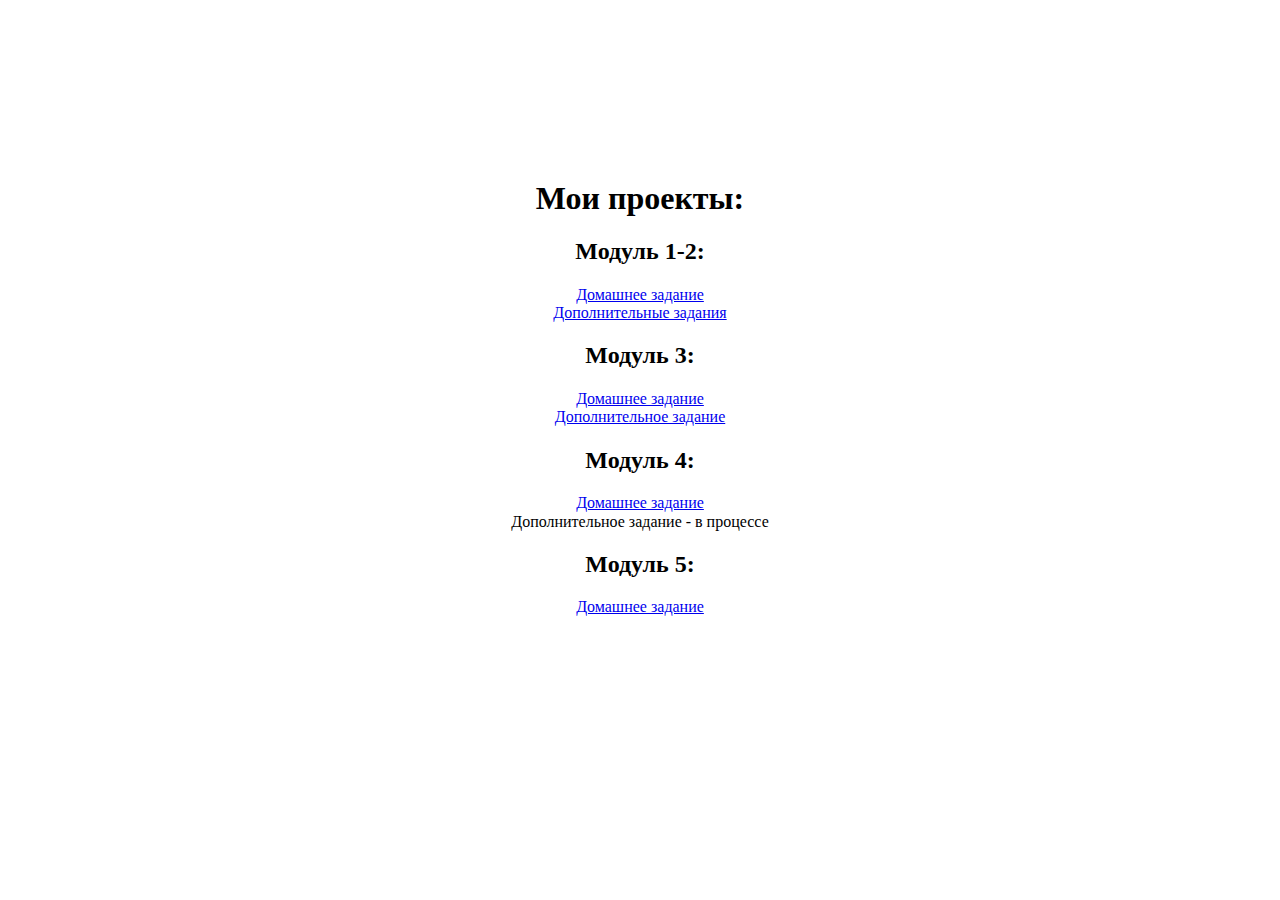
<file: index.html>
<!DOCTYPE html>
<html lang="en">
<head>
	<meta charset="UTF-8">
	<meta name="viewport"
				content="width=device-width, user-scalable=no, initial-scale=1.0, maximum-scale=1.0, minimum-scale=1.0">
	<meta http-equiv="X-UA-Compatible" content="ie=edge">
	<link rel="stylesheet" href="style/normalize.css">
	<link rel="stylesheet" href="style/base.css">
	<title>Root</title>
</head>
<body>
	<header></header>
	<main>
		<section class="project-list">
			<h1>Мои проекты:</h1>
			<h2>Модуль 1-2:</h2>
			<ul>
				<li><a href="./module-1-2/hw-01-02/">Домашнее задание</a></li>
				<li><a href="./module-1-2/Additional_tasks/">Дополнительные задания</a></li>
			</ul>
			<h2>Модуль 3:</h2>
			<ul>
				<li><a href="./module-3/hw/index.html">Домашнее задание</a></li>
				<li><a href="./module-3/additional_task/index.html">Дополнительное задание</a></li>
			</ul>
			<h2>Модуль 4:</h2>
			<ul>
				<li><a href="./module_4/index.html">Домашнее задание</a></li>
				<li><a href="#"></a>Дополнительное задание - в процессе</li>
			</ul>
			<h2>Модуль 5:</h2>
			<ul>
				<li><a href="./module_5/hw/index.html">Домашнее задание</a></li>
				</ul>
		</section>
	</main>
	<footer></footer>
</body>
</html>
</file>
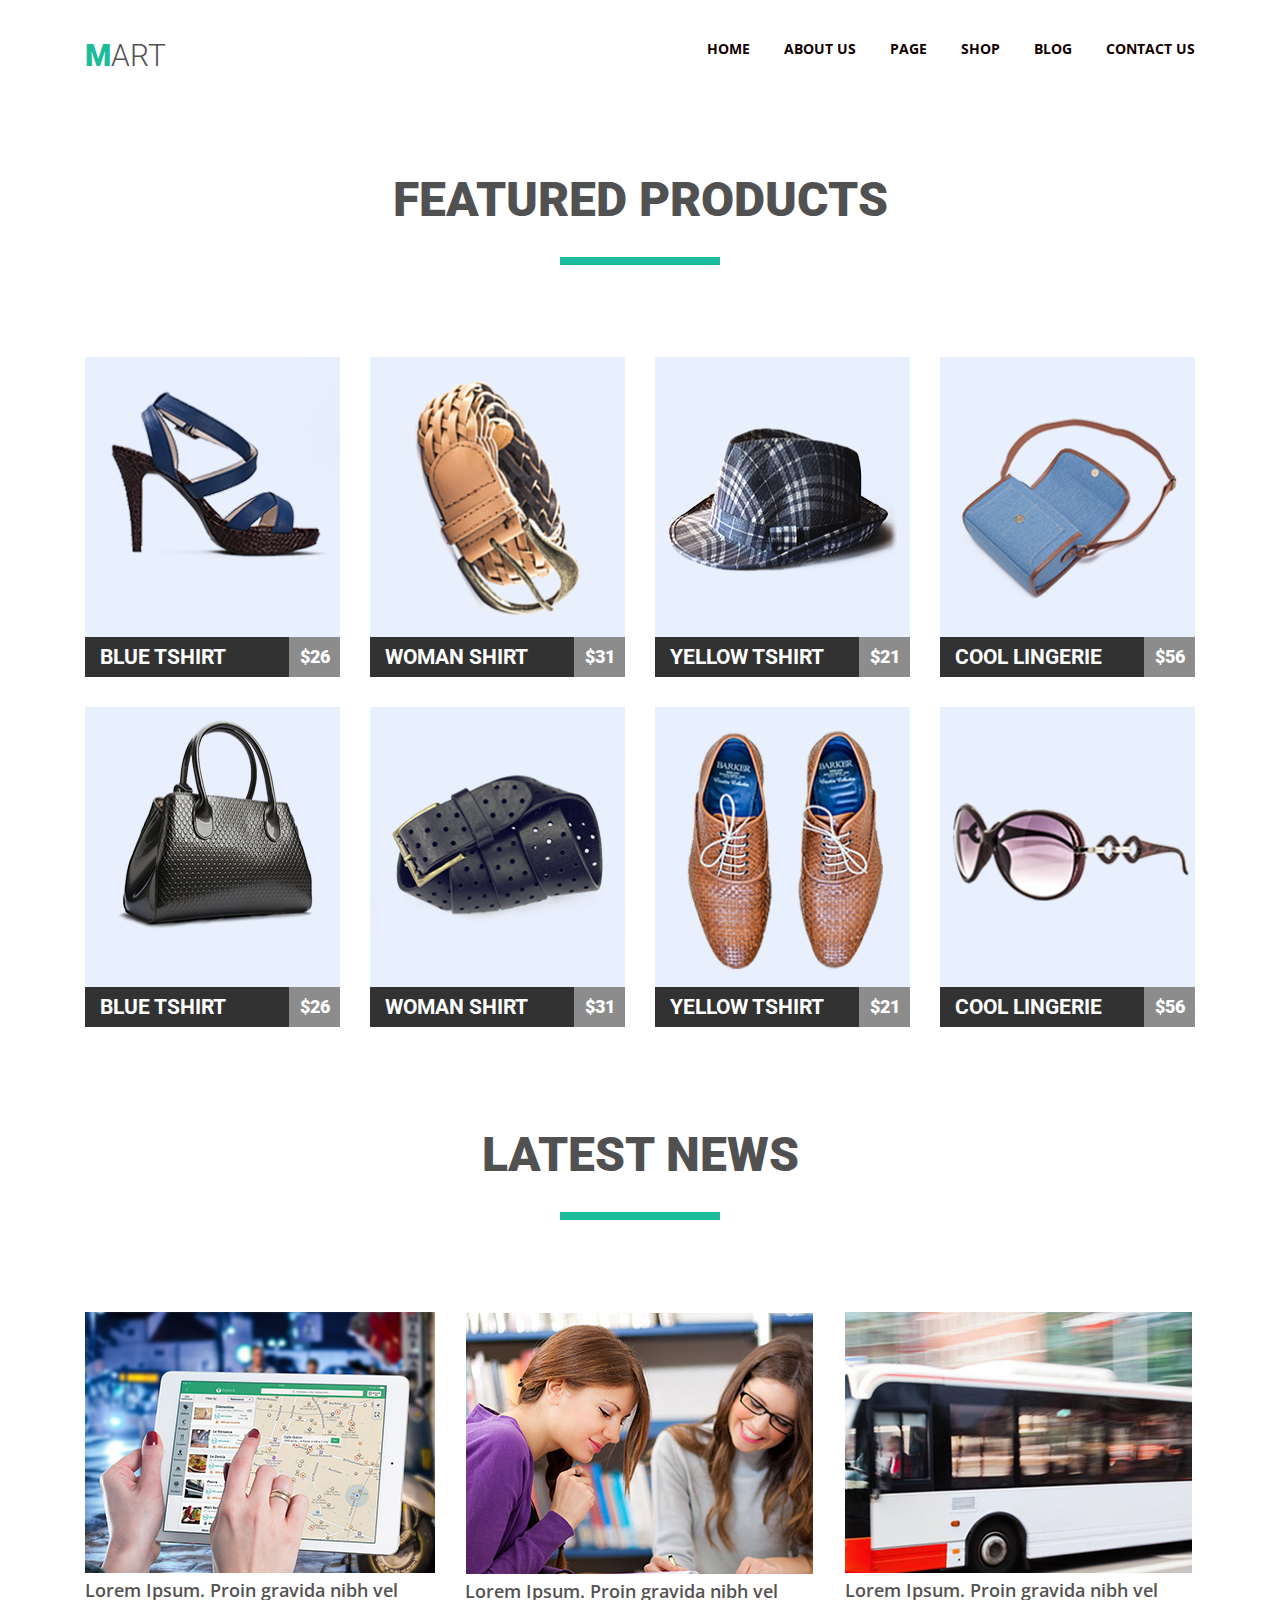
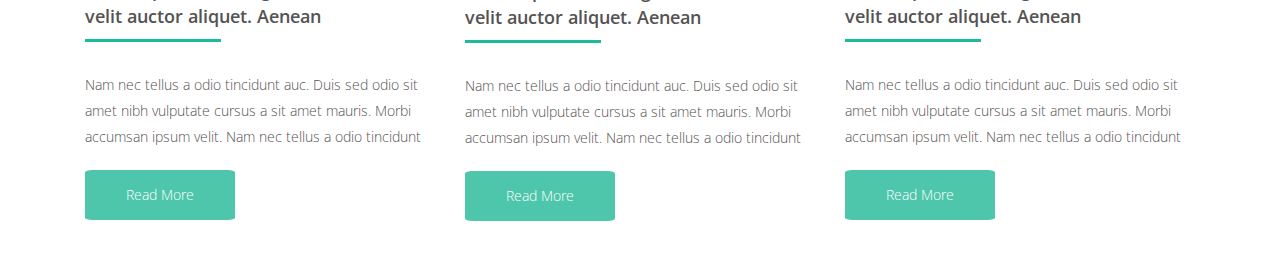
<file: module_4/index.html>
<!DOCTYPE html>
<html lang="en">
<head>
	<meta charset="UTF-8">
	<title>Homework</title>
	<link rel="stylesheet" href="css/style.css">
</head>
<body>
<div class="wrapper">
	<header>
		<a href="#" class="logo-wrapper"><h1 class="logo-text">mart</h1></a>
		<nav class="navigation">
			<ul class="navigation-list">
				<li class="navigation-list_item"><a class="navigation-list_item__link" href="#">home</a></li>
				<li class="navigation-list_item"><a class="navigation-list_item__link" href="#">about us</a></li>
				<li class="navigation-list_item"><a class="navigation-list_item__link" href="#">page</a></li>
				<li class="navigation-list_item"><a class="navigation-list_item__link" href="#">shop</a></li>
				<li class="navigation-list_item"><a class="navigation-list_item__link" href="#">blog</a></li>
				<li class="navigation-list_item"><a class="navigation-list_item__link" href="#">contact us</a></li>
			</ul>
		</nav>
	</header>
	<main>
		<section class="products-section clearfix">
			<h2 class="section-heading">featured products</h2>
				<div class="products-container">
					<a href="#" class="products-link">
						<img src="img/pic1.png" alt="blue tshirt" class="products-img" width="255" height="280">
						<div class="products-text clearfix">
							<h3 class="products-name_name">blue tshirt</h3>
							<p class="products-name_number">26</p>
						</div>
					</a>
				</div>
				<div class="products-container">
					<a href="#" class="products-link">
						<img src="img/pic2.png" alt="" class="products-img" width="255" height="280">
						<div class="products-text clearfix">
							<h3 class="products-name_name">woman shirt</h3>
							<p class="products-name_number">31</p>
						</div>
					</a>
				</div>
				<div class="products-container">
					<a href="#" class="products-link">
						<img src="img/pic3.png" alt="" class="products-img" width="255" height="280">
						<div class="products-text clearfix">
							<h3 class="products-name_name">yellow tshirt</h3>
							<p class="products-name_number">21</p>
						</div>
					</a>
				</div>
				<div class="products-container">
					<a href="#" class="products-link">
						<img src="img/pic4.png" alt="" class="products-img" width="255" height="280">
						<div class="products-text clearfix">
							<h3 class="products-name_name">cool lingerie</h3>
							<p class="products-name_number">56</p>
						</div>
					</a>
				</div>
				<div class="products-container">
					<a href="#" class="products-link">
						<img src="img/pic5.png" alt="" class="products-img" width="255" height="280">
						<div class="products-text clearfix">
							<h3 class="products-name_name">blue tshirt</h3>
							<p class="products-name_number">26</p>
						</div>
					</a>
				</div>
				<div class="products-container">
					<a href="#" class="products-link">
						<img src="img/pic6.png" alt="" class="products-img" width="255" height="280">
						<div class="products-text clearfix">
							<h3 class="products-name_name">woman shirt</h3>
							<p class="products-name_number">31</p>
						</div>
					</a>
				</div>
				<div class="products-container">
					<a href="#" class="products-link">
						<img src="img/pic7.png" alt="" class="products-img" width="255" height="280">
						<div class="products-text clearfix">
							<h3 class="products-name_name">yellow tshirt</h3>
							<p class="products-name_number">21</p>
						</div>
					</a>
				</div>
				<div class="products-container">
					<a href="#" class="products-link">
						<img src="img/pic8.png" alt="" class="products-img" width="255" height="280">
						<div class="products-text clearfix ">
							<h3 class="products-name_name">cool lingerie</h3>
							<p class="products-name_number">56</p>
						</div>
					</a>
				</div>
		</section>
		<section class="news-section">
			<h2 class="section-heading">latest news</h2>
			<div class="news-container clearfix">
				<article class="news-item"><img src="img/news1.jpg" alt="tablet" class="news-img" width="350" height="261">
					<h3 class="news-heading">Lorem Ipsum. Proin gravida nibh vel velit auctor aliquet. Aenean </h3>
					<p class="news-text">Nam nec tellus a odio tincidunt auc. Duis sed odio sit amet nibh vulputate cursus a sit amet mauris. Morbi accumsan ipsum velit. Nam nec tellus a odio tincidunt </p>
					<a href="#" class="news-button">read more</a>
				</article>
				<article class="news-item"><img src="img/news2.jpg" alt="girls" class="news-img" width="348" height="262">
					<h3 class="news-heading">Lorem Ipsum. Proin gravida nibh vel velit auctor aliquet. Aenean </h3>
					<p class="news-text">Nam nec tellus a odio tincidunt auc. Duis sed odio sit amet nibh vulputate cursus a sit amet mauris. Morbi accumsan ipsum velit. Nam nec tellus a odio tincidunt </p>
					<a href="#" class="news-button">read more</a>
				</article>
				<article class="news-item"><img src="img/news3.jpg" alt="bus" class="news-img" width="347" height="261">
					<h3 class="news-heading">Lorem Ipsum. Proin gravida nibh vel velit auctor aliquet. Aenean </h3>
					<p class="news-text">Nam nec tellus a odio tincidunt auc. Duis sed odio sit amet nibh vulputate cursus a sit amet mauris. Morbi accumsan ipsum velit. Nam nec tellus a odio tincidunt </p>
					<a href="#" class="news-button">read more</a>
				</article>
			</div>
		</section>
	</main>
</div>
</body>
</html>
</file>
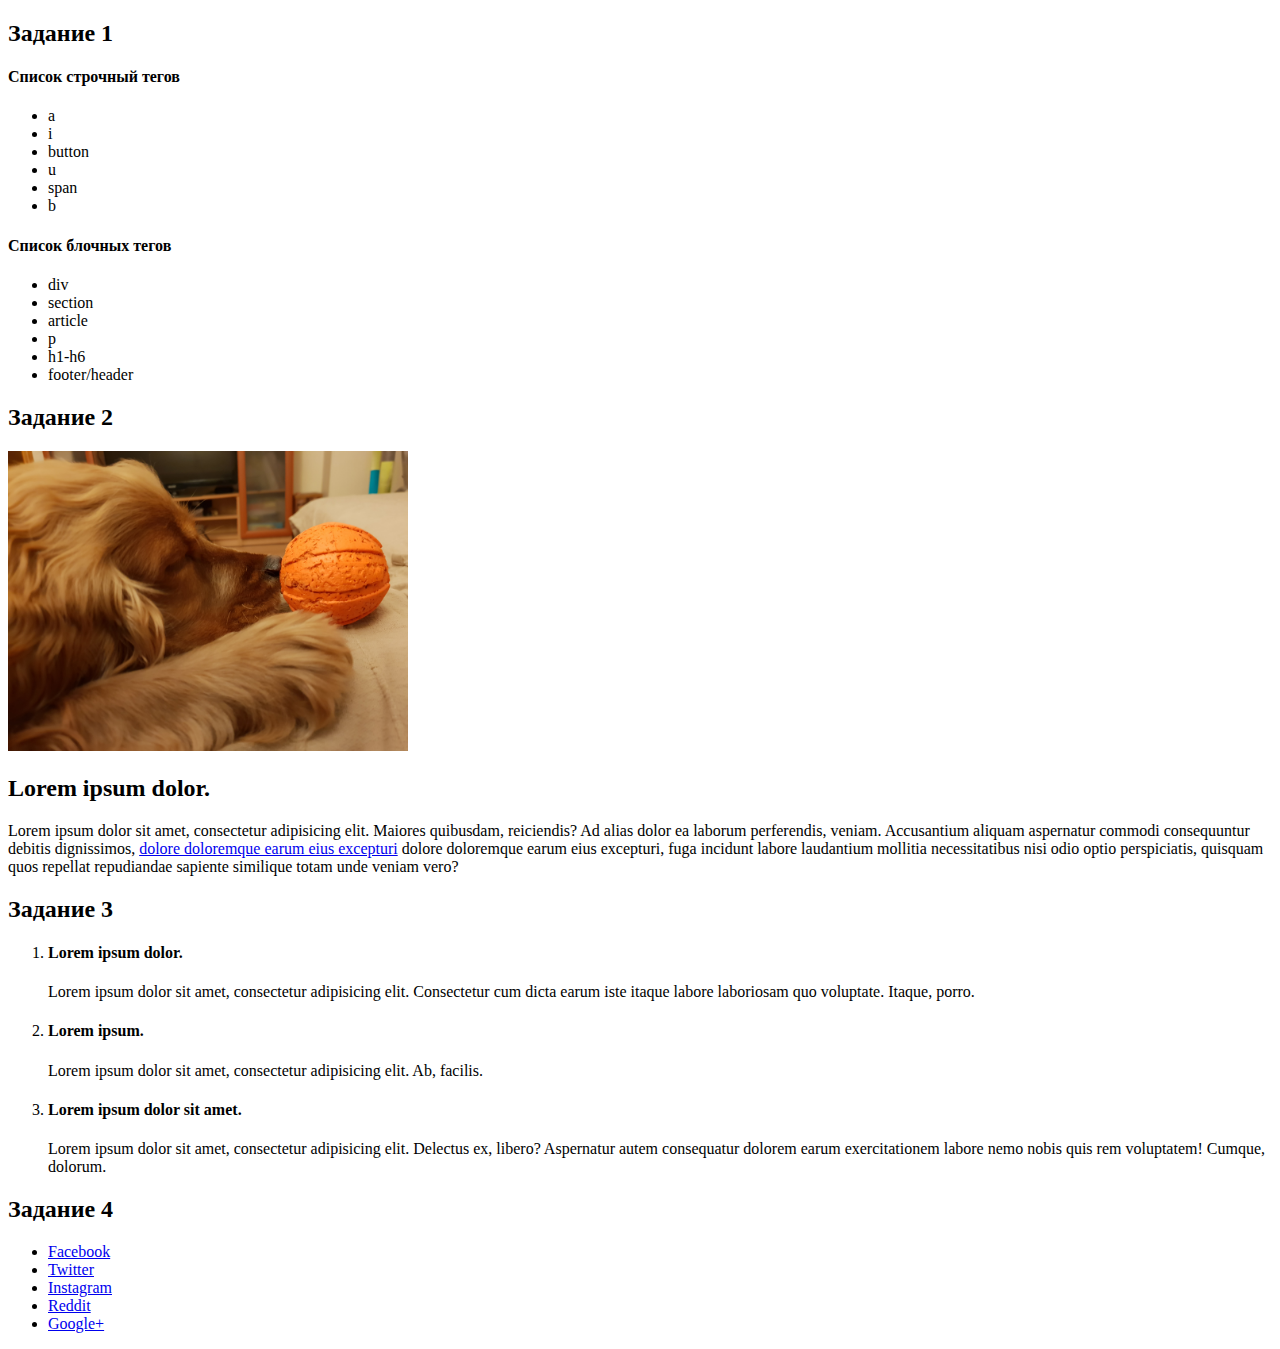
<file: module-1-2/Additional tasks/index.html>
<!DOCTYPE html>
<html lang="en">
<head>
	<meta charset="UTF-8">
	<title>Additional tasks</title>
</head>
<body>
	<div class="page-wrapper">
		<main>
			<section class="task_1">
				<h2>Задание 1</h2>
				<h4>Список строчный тегов</h4>
				<ul>
					<li>a</li>
					<li>i</li>
					<li>button</li>
					<li>u</li>
					<li>span</li>
					<li>b</li>
				</ul>
				<h4>Список блочных тегов</h4>
				<ul>
					<li>div</li>
					<li>section</li>
					<li>article</li>
					<li>p</li>
					<li>h1-h6</li>
					<li>footer/header</li>
				</ul>
			</section>
			<section class="task_2">
				<h2>Задание 2</h2>
				<article>
					<img src="img/pic1.jpg" alt="Dog and ball" title="Dog" width="400" height="300">
					<h2>Lorem ipsum dolor.</h2>
					<p>Lorem ipsum dolor sit amet, consectetur adipisicing elit. Maiores quibusdam, reiciendis? Ad alias dolor ea laborum perferendis, veniam. Accusantium aliquam aspernatur commodi consequuntur debitis dignissimos,
						<a href="https://www.google.com/" target="_blank">dolore doloremque earum eius excepturi</a> dolore doloremque earum eius excepturi, fuga incidunt labore laudantium mollitia necessitatibus nisi odio optio perspiciatis, quisquam quos repellat repudiandae sapiente similique totam unde veniam vero?</p>
				</article>
			</section>
			<section class="task_3">
				<h2>Задание 3</h2>
				<ol>
					<li>
						<h4>Lorem ipsum dolor.</h4>
						<p>Lorem ipsum dolor sit amet, consectetur adipisicing elit. Consectetur cum dicta earum iste itaque labore laboriosam quo voluptate. Itaque, porro.</p>
					</li>
					<li>
						<h4>Lorem ipsum.</h4>
						<p>Lorem ipsum dolor sit amet, consectetur adipisicing elit. Ab, facilis.</p>
					</li>
					<li>
						<h4>Lorem ipsum dolor sit amet.</h4>
						<p>Lorem ipsum dolor sit amet, consectetur adipisicing elit. Delectus ex, libero? Aspernatur autem consequatur dolorem earum exercitationem labore nemo nobis quis rem voluptatem! Cumque, dolorum.</p>
					</li>
				</ol>
			</section>
			<section class="task_4">
				<h2>Задание 4</h2>
				<ul>
					<li><a href="https://www.facebook.com/" target="_blank">Facebook</a></li>
					<li><a href="https://twitter.com/" target="_blank">Twitter</a></li>
					<li><a href="https://www.instagram.com/" target="_blank">Instagram</a></li>
					<li><a href="https://www.reddit.com/" target="_blank">Reddit</a></li>
					<li><a href="https://plus.google.com/" target="_blank">Google+</a></li>
				</ul>
			</section>
		</main>
	</div>
</body>
</html>
</file>
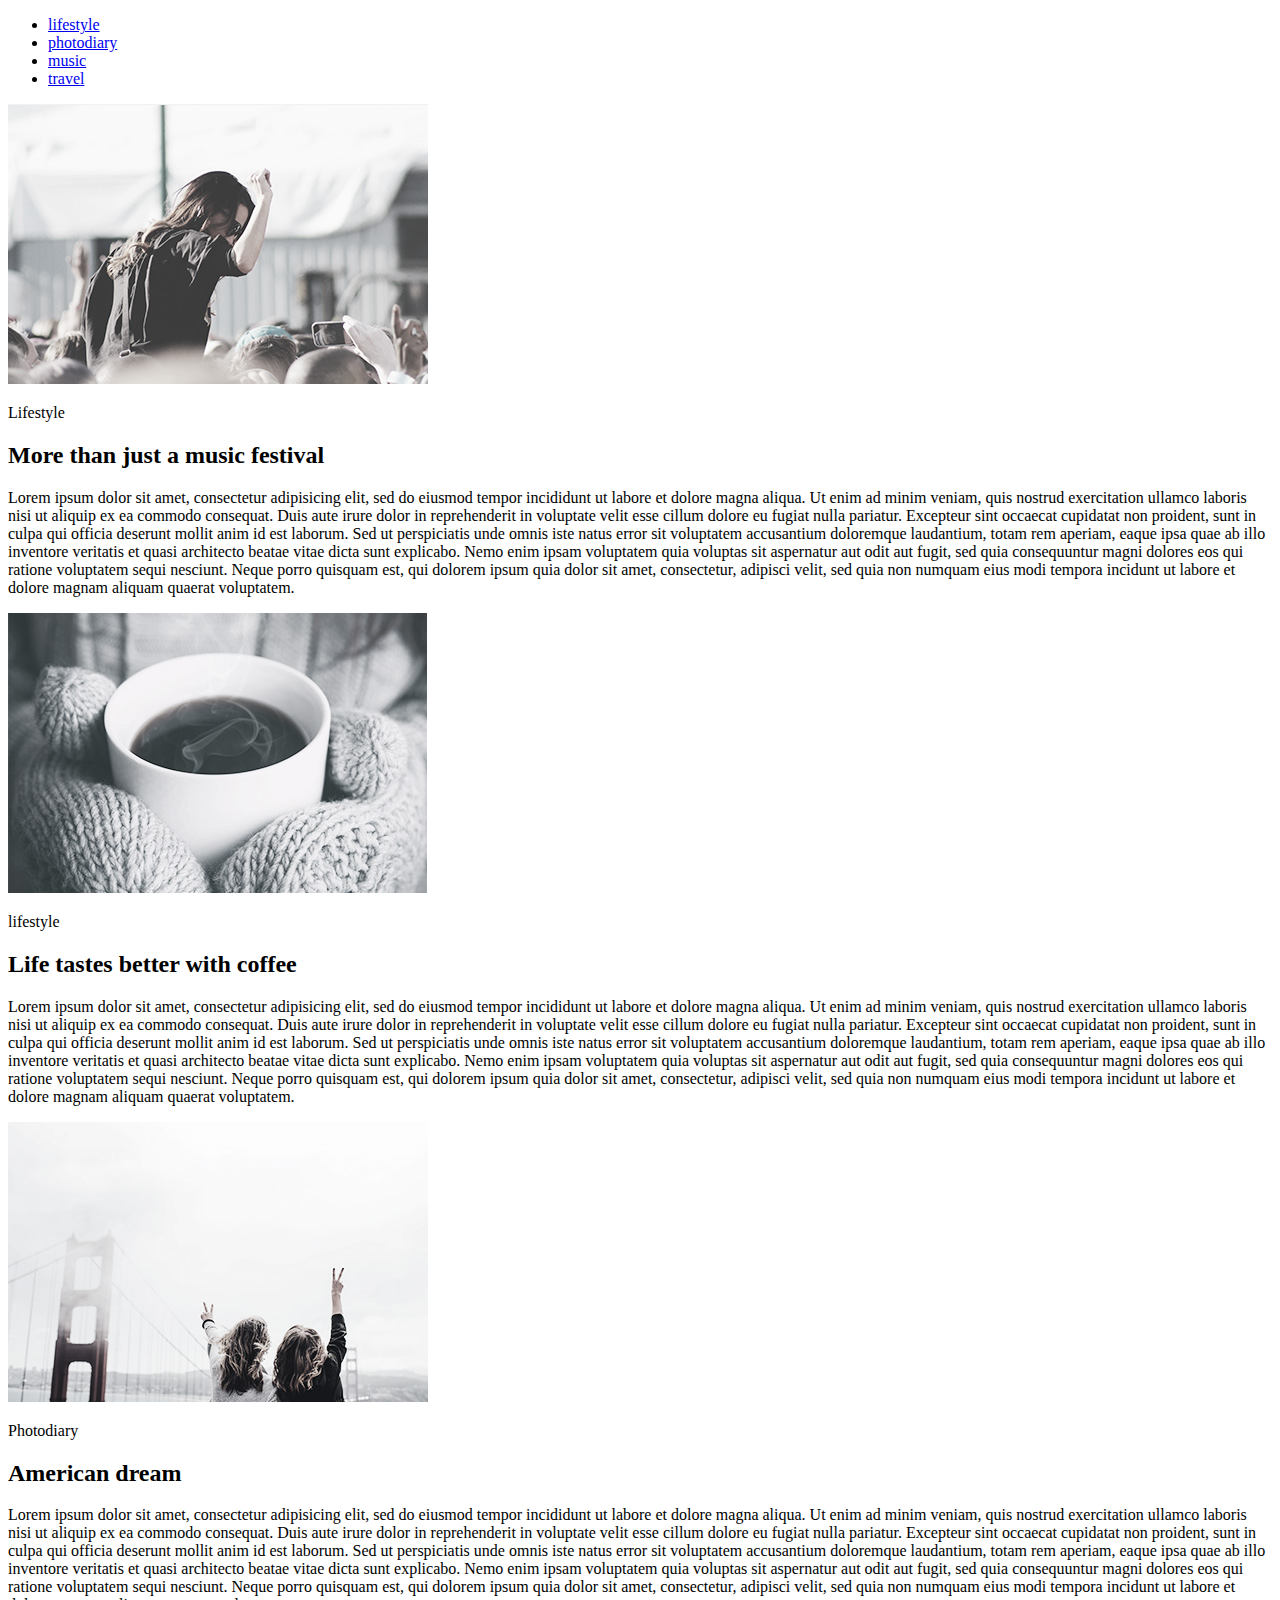
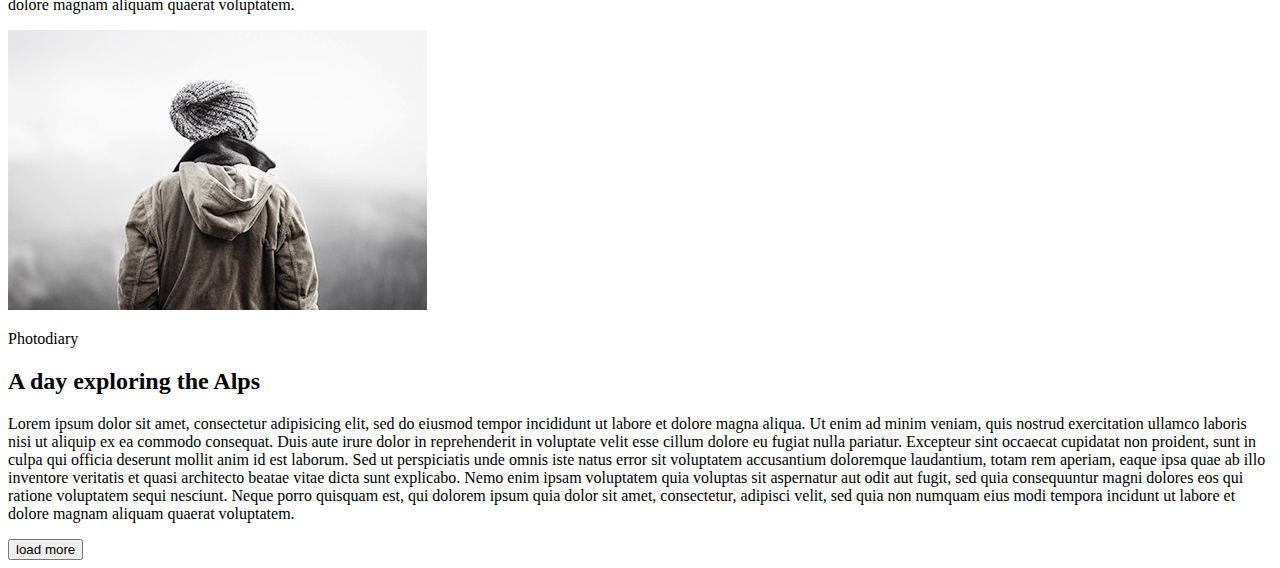
<file: module-1-2/hw-01-02/index.html>
<!DOCTYPE html>
<html lang="en">
<head>
	<meta charset="UTF-8">
	<title>Title</title>
</head>
<body>
	<div class="page-wrapper">
		<header>
			<ul>
				<li><a href="#">lifestyle</a></li>
				<li><a href="#">photodiary</a></li>
				<li><a href="#">music</a></li>
				<li><a href="#">travel</a></li>
			</ul>
		</header>
		<main>
			<article><img src="./img/pic1.jpg" alt="Girl in the crowd" title="Girl" width="420" height="280">
				<p>Lifestyle</p>
				<h2>More than just a music festival</h2>
				<p>Lorem ipsum dolor sit amet, consectetur adipisicing elit, sed do eiusmod tempor incididunt ut labore et dolore magna aliqua. Ut enim ad minim veniam, quis nostrud exercitation ullamco laboris nisi ut aliquip ex ea commodo consequat. Duis aute irure dolor in reprehenderit in voluptate velit esse cillum dolore eu fugiat nulla pariatur. Excepteur sint occaecat cupidatat non proident, sunt in culpa qui officia deserunt mollit anim id est laborum. Sed ut perspiciatis unde omnis iste natus error sit voluptatem accusantium doloremque laudantium, totam rem aperiam, eaque ipsa quae ab illo inventore veritatis et quasi architecto beatae vitae dicta sunt explicabo. Nemo enim ipsam voluptatem quia voluptas sit aspernatur aut odit aut fugit, sed quia consequuntur magni dolores eos qui ratione voluptatem sequi nesciunt. Neque porro quisquam est, qui dolorem ipsum quia dolor sit amet, consectetur, adipisci velit, sed quia non numquam eius modi tempora incidunt ut labore et dolore magnam aliquam quaerat voluptatem.</p>
			</article>
			<article><img src="img/pic2.jpg" alt="cup of worm water" title="cup" width="419" height="280">
				<p>lifestyle</p>
				<h2>Life tastes better with coffee</h2>
				<p>Lorem ipsum dolor sit amet, consectetur adipisicing elit, sed do eiusmod tempor incididunt ut labore et dolore magna aliqua. Ut enim ad minim veniam, quis nostrud exercitation ullamco laboris nisi ut aliquip ex ea commodo consequat. Duis aute irure dolor in reprehenderit in voluptate velit esse cillum dolore eu fugiat nulla pariatur. Excepteur sint occaecat cupidatat non proident, sunt in culpa qui officia deserunt mollit anim id est laborum. Sed ut perspiciatis unde omnis iste natus error sit voluptatem accusantium doloremque laudantium, totam rem aperiam, eaque ipsa quae ab illo inventore veritatis et quasi architecto beatae vitae dicta sunt explicabo. Nemo enim ipsam voluptatem quia voluptas sit aspernatur aut odit aut fugit, sed quia consequuntur magni dolores eos qui ratione voluptatem sequi nesciunt. Neque porro quisquam est, qui dolorem ipsum quia dolor sit amet, consectetur, adipisci velit, sed quia non numquam eius modi tempora incidunt ut labore et dolore magnam aliquam quaerat voluptatem.</p>
			</article>
			<article><img src="img/pic3.jpg" alt="Two girls near bridge" title="Girls and bridge" width="420" height="280">
				<p>Photodiary</p>
				<h2>American dream</h2>
				<p>Lorem ipsum dolor sit amet, consectetur adipisicing elit, sed do eiusmod tempor incididunt ut labore et dolore magna aliqua. Ut enim ad minim veniam, quis nostrud exercitation ullamco laboris nisi ut aliquip ex ea commodo consequat. Duis aute irure dolor in reprehenderit in voluptate velit esse cillum dolore eu fugiat nulla pariatur. Excepteur sint occaecat cupidatat non proident, sunt in culpa qui officia deserunt mollit anim id est laborum. Sed ut perspiciatis unde omnis iste natus error sit voluptatem accusantium doloremque laudantium, totam rem aperiam, eaque ipsa quae ab illo inventore veritatis et quasi architecto beatae vitae dicta sunt explicabo. Nemo enim ipsam voluptatem quia voluptas sit aspernatur aut odit aut fugit, sed quia consequuntur magni dolores eos qui ratione voluptatem sequi nesciunt. Neque porro quisquam est, qui dolorem ipsum quia dolor sit amet, consectetur, adipisci velit, sed quia non numquam eius modi tempora incidunt ut labore et dolore magnam aliquam quaerat voluptatem.</p>
			</article>
			<article><img src="img/pic4.jpg" alt="Boy" title="Boy" width="419" height="280">
				<p>Photodiary</p>
				<h2>A day exploring the Alps</h2>
				<p>Lorem ipsum dolor sit amet, consectetur adipisicing elit, sed do eiusmod tempor incididunt ut labore et dolore magna aliqua. Ut enim ad minim veniam, quis nostrud exercitation ullamco laboris nisi ut aliquip ex ea commodo consequat. Duis aute irure dolor in reprehenderit in voluptate velit esse cillum dolore eu fugiat nulla pariatur. Excepteur sint occaecat cupidatat non proident, sunt in culpa qui officia deserunt mollit anim id est laborum. Sed ut perspiciatis unde omnis iste natus error sit voluptatem accusantium doloremque laudantium, totam rem aperiam, eaque ipsa quae ab illo inventore veritatis et quasi architecto beatae vitae dicta sunt explicabo. Nemo enim ipsam voluptatem quia voluptas sit aspernatur aut odit aut fugit, sed quia consequuntur magni dolores eos qui ratione voluptatem sequi nesciunt. Neque porro quisquam est, qui dolorem ipsum quia dolor sit amet, consectetur, adipisci velit, sed quia non numquam eius modi tempora incidunt ut labore et dolore magnam aliquam quaerat voluptatem.</p>
			</article>
			<div><button type="button">load more</button></div>
		</main>
	</div>
</body>
</html>
</file>
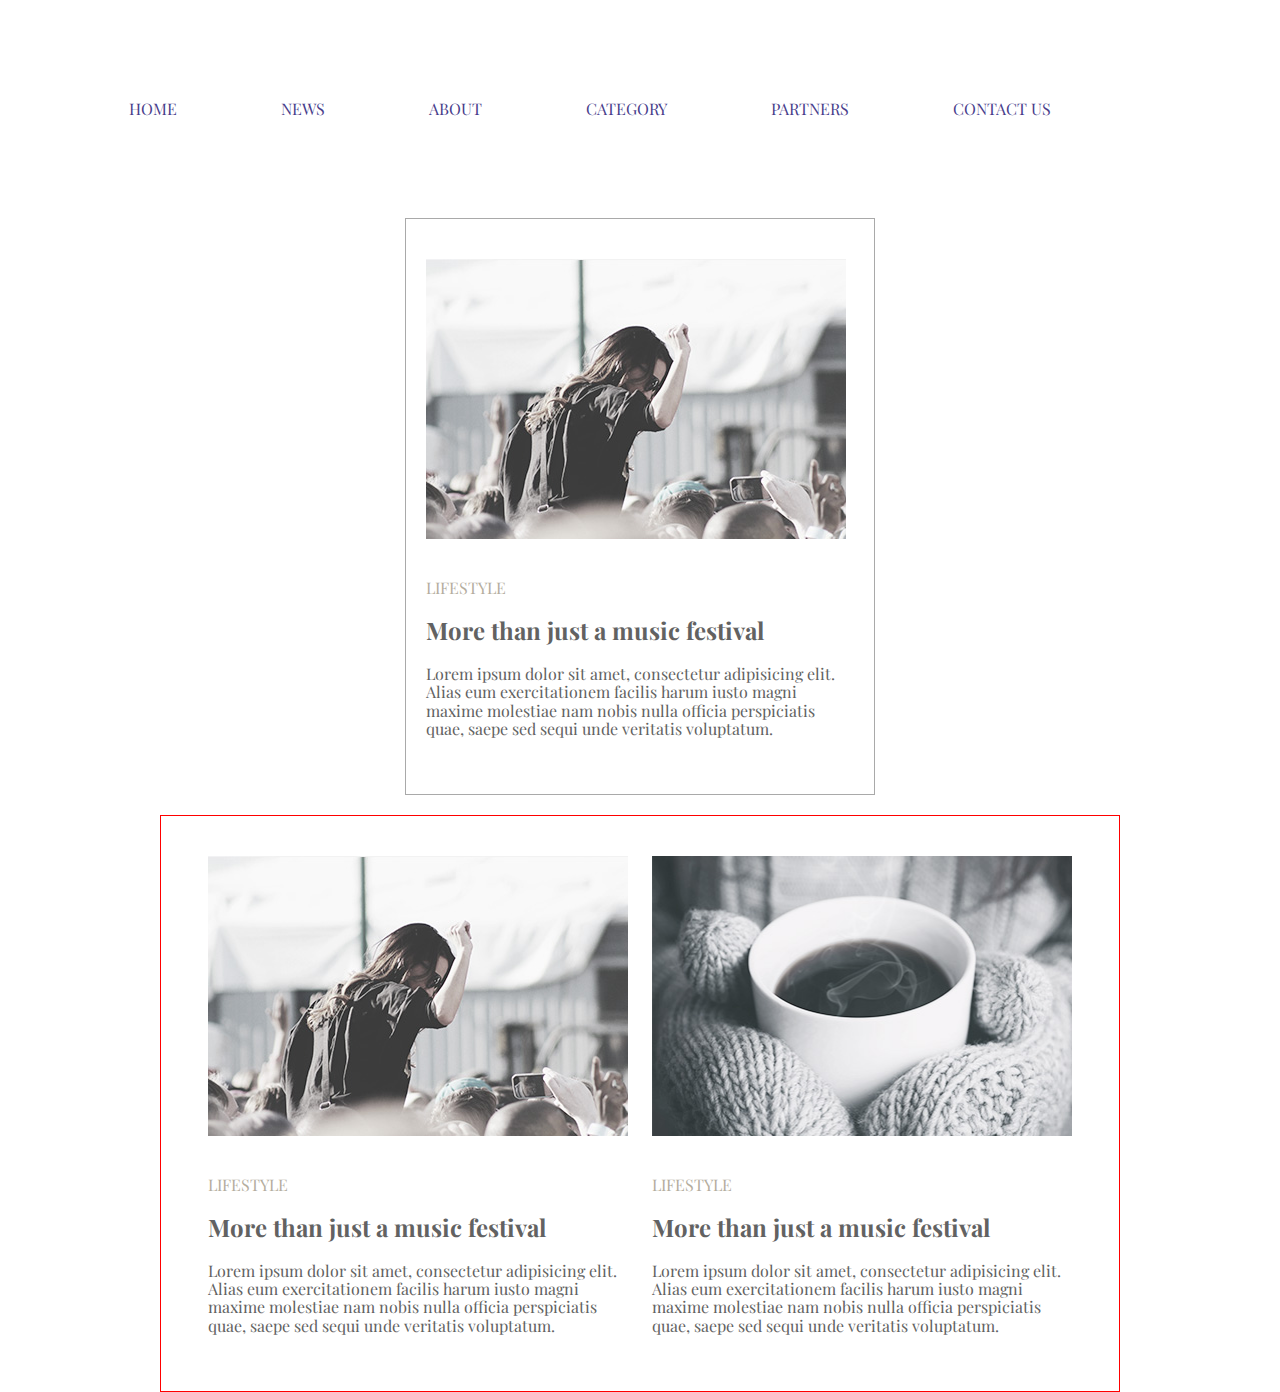
<file: module-3/additional_task/index.html>
<!DOCTYPE html>
<html lang="en">
<head>
	<meta charset="UTF-8">
	<link rel="stylesheet" href="css/style.css">
	<title>Title</title>
</head>
<body>
	<div class="wrapper-task1">
		<header>
			<nav>
				<ul class="navbar">
					<li class="navbar-list-item"><a href="#" class="navbar-list-item-link">home</a></li>
					<li class="navbar-list-item"><a href="#" class="navbar-list-item-link">news</a></li>
				
					<li class="navbar-list-item"><a href="#" class="navbar-list-item-link">about</a></li>
					<li class="navbar-list-item"><a href="#" class="navbar-list-item-link">category</a></li>
					<li class="navbar-list-item"><a href="#" class="navbar-list-item-link">partners</a></li>
					<li class="navbar-list-item"><a href="#" class="navbar-list-item-link">contact us</a></li>
				</ul>
			</nav>
		</header>
	</div>
	<div class="wrapper-task2">
		<div class="article-wrapper">
			<article class="article"><img src="img/pic1.jpg" alt="girl" class="article-image" width="420" height="280">
				<p class="article-category">lifestyle</p>
				<h2 class="article-heading">More than just a music festival</h2>
				<p class="article-text">Lorem ipsum dolor sit amet, consectetur adipisicing elit. Alias eum exercitationem facilis harum iusto magni maxime molestiae nam nobis nulla officia perspiciatis quae, saepe sed sequi unde veritatis voluptatum.</p>
			</article>
		</div>
		</div>
	<div class="wrapper-task3">
		<div class="article-wrapper-task3">
			<article class="article"><img src="img/pic1.jpg" alt="girl" class="article-image" width="420" height="280">
				<p class="article-category">lifestyle</p>
				<h2 class="article-heading">More than just a music festival</h2>
				<p class="article-text">Lorem ipsum dolor sit amet, consectetur adipisicing elit. Alias eum exercitationem facilis harum iusto magni maxime molestiae nam nobis nulla officia perspiciatis quae, saepe sed sequi unde veritatis voluptatum.</p>
			</article>
			<article class="article"><img src="img/pic2.jpg" alt="cup" class="article-image" width="420" height="280">
				<p class="article-category">lifestyle</p>
				<h2 class="article-heading">More than just a music festival</h2>
				<p class="article-text">Lorem ipsum dolor sit amet, consectetur adipisicing elit. Alias eum exercitationem facilis harum iusto magni maxime molestiae nam nobis nulla officia perspiciatis quae, saepe sed sequi unde veritatis voluptatum.</p>
			</article>
		</div>
	</div>
</body>
</html>
</file>
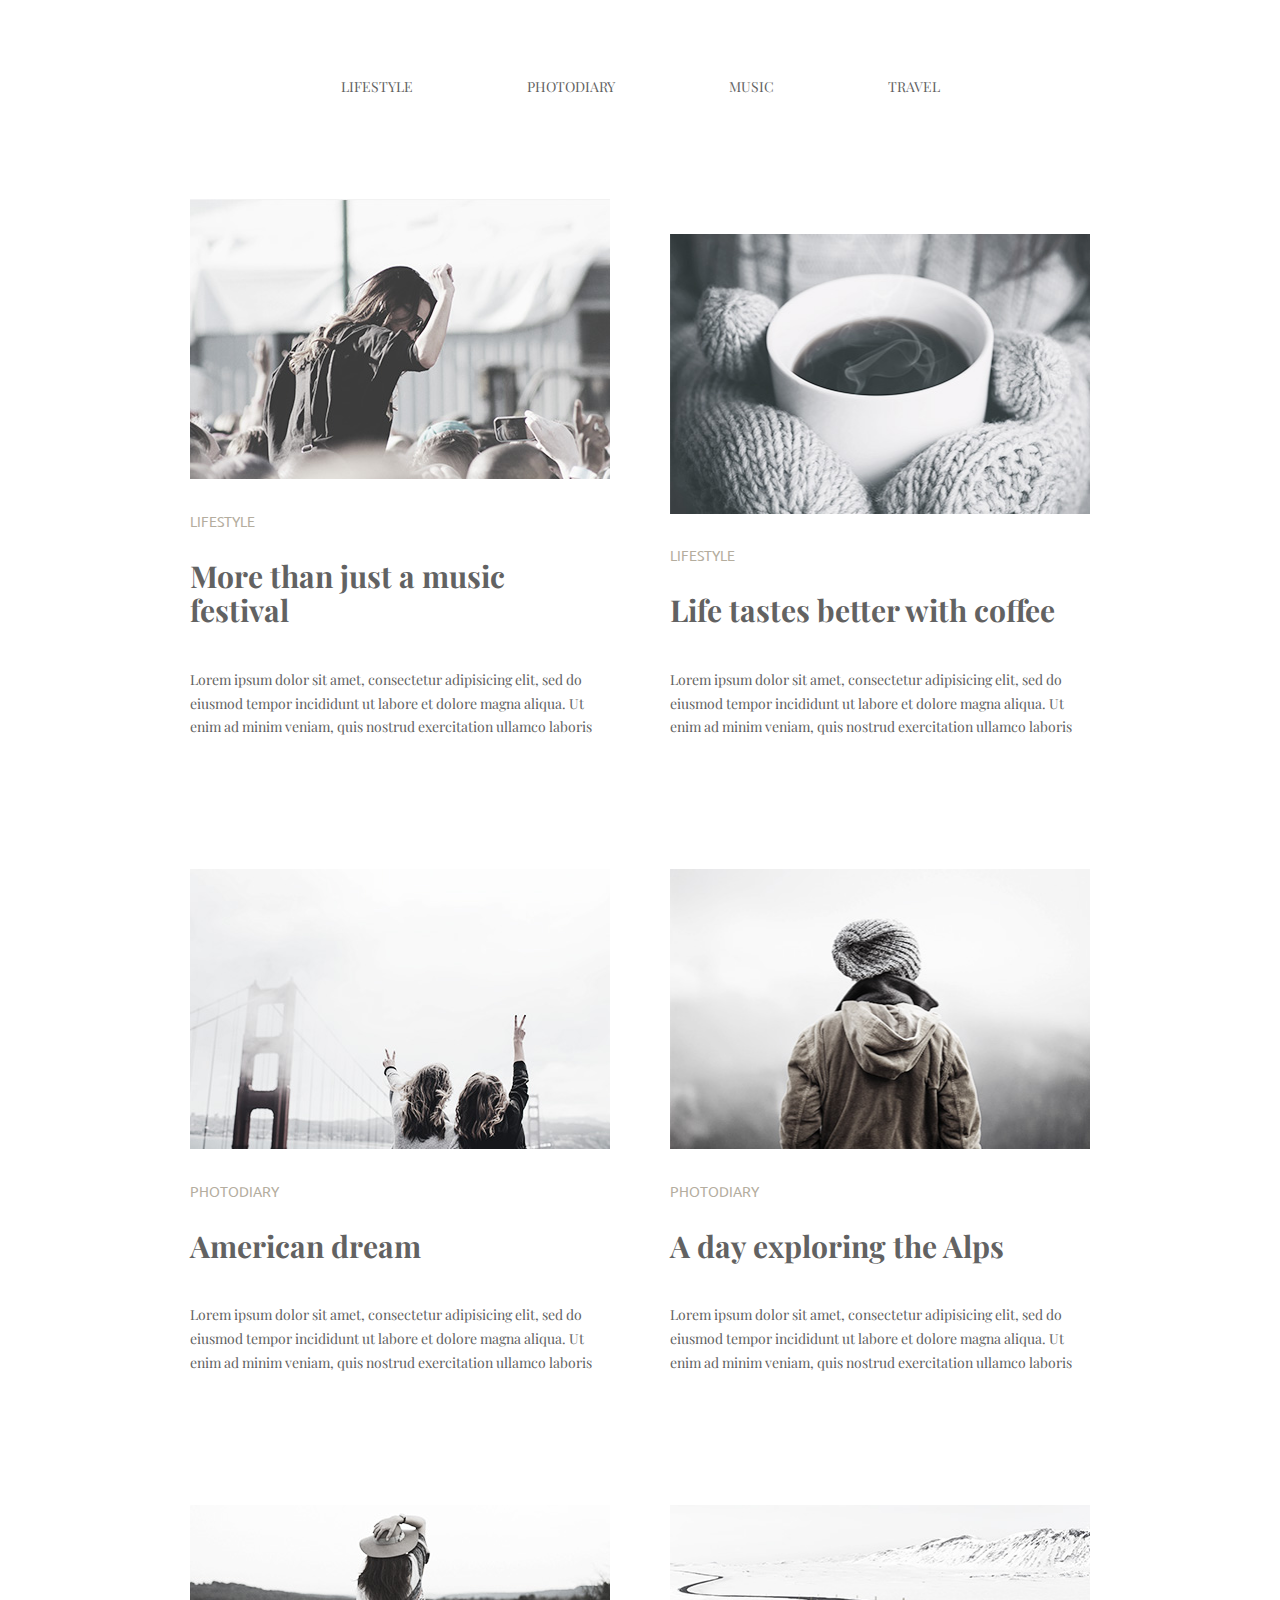
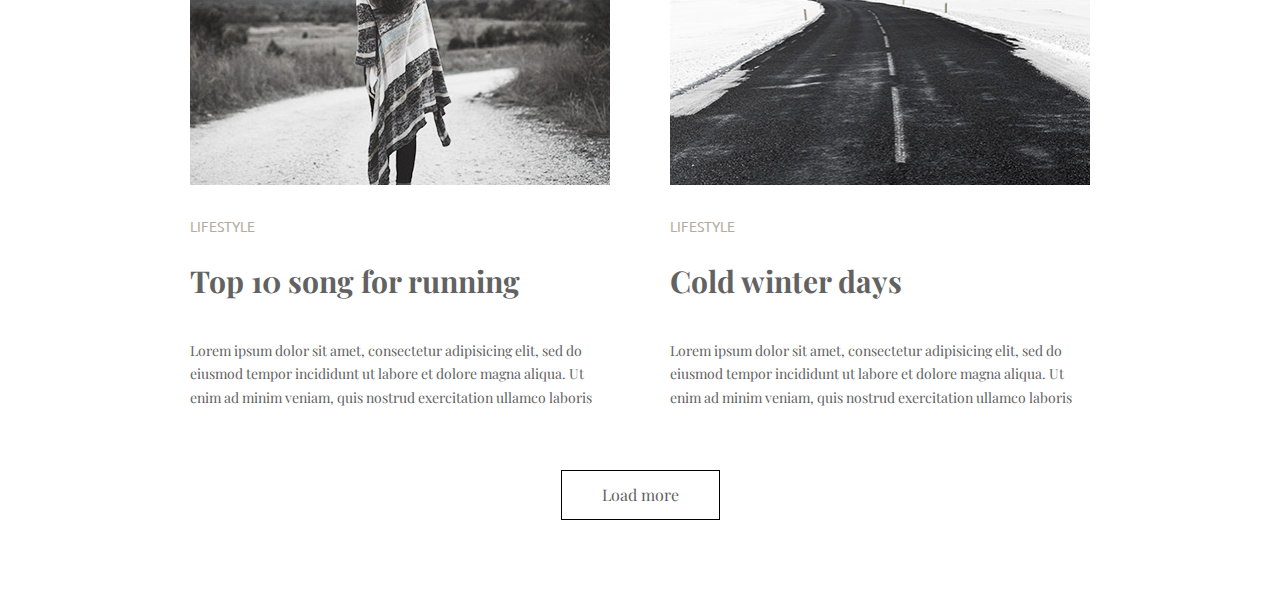
<file: module-3/hw/index.html>
<!DOCTYPE html>
<html lang="en">
<head>
	<meta charset="UTF-8">
	<link rel="stylesheet" href="css/normalize.css">
	<link rel="stylesheet" href="css/base.css">
	<link href="https://fonts.googleapis.com/css?family=Playfair+Display" rel="stylesheet">
	<link href="https://fonts.googleapis.com/css?family=Ubuntu:300" rel="stylesheet">
	<title>Homework_3</title>
</head>
<body>
	<div class="wrapper">
		<header class="header">
			<nav>
				<ul class="navbar">
					<li class="navbar_list-item"><a href="#" class="navbar_list-link">lifestyle</a></li>
					<li class="navbar_list-item"><a href="#" class="navbar_list-link">photodiary</a></li>
					<li class="navbar_list-item"><a href="#" class="navbar_list-link">music</a></li>
					<li class="navbar_list-item"><a href="#" class="navbar_list-link">travel</a></li>
				</ul>
			</nav>
		</header>
		<main>
			<div class="article-wrapper">
				<article class="article-item">
					<img src="img/pic1.jpg" alt="girl in crowd" class="article-image" width="420" height="280">
					<p class="article-category">lifestyle</p>
					<h2 class="article-heading">More than just a music festival </h2>
					<p class="article-text">Lorem ipsum dolor sit amet, consectetur adipisicing elit, sed do eiusmod tempor incididunt ut labore et dolore magna aliqua. Ut enim ad minim veniam, quis nostrud exercitation ullamco laboris</p>
				</article>
				<article class="article-item">
					<img src="img/pic2.jpg" alt="cup" class="article-image" width="419" height="280">
					<p class="article-category">lifestyle</p>
					<h2 class="article-heading">Life tastes better with coffee</h2>
					<p class="article-text">Lorem ipsum dolor sit amet, consectetur adipisicing elit, sed do eiusmod tempor incididunt ut labore et dolore magna aliqua. Ut enim ad minim veniam, quis nostrud exercitation ullamco laboris</p>
				</article>
				<article class="article-item">
					<img src="img/pic3.jpg" alt="bridge" class="article-image" width="420" height="280">
					<p class="article-category">photodiary</p>
					<h2 class="article-heading">American dream</h2>
					<p class="article-text">Lorem ipsum dolor sit amet, consectetur adipisicing elit, sed do eiusmod tempor incididunt ut labore et dolore magna aliqua. Ut enim ad minim veniam, quis nostrud exercitation ullamco laboris</p>
				</article>
				<article class="article-item">
					<img src="img/pic4.jpg" alt="boy" class="article-image" width="419" height="280">
					<p class="article-category">photodiary</p>
					<h2 class="article-heading">A day exploring the Alps</h2>
					<p class="article-text">Lorem ipsum dolor sit amet, consectetur adipisicing elit, sed do eiusmod tempor incididunt ut labore et dolore magna aliqua. Ut enim ad minim veniam, quis nostrud exercitation ullamco laboris</p>
				</article>
				<article class="article-item">
					<img src="img/pic5.jpg" alt="road" class="article-image" width="420" height="280">
					<p class="article-category">lifestyle</p>
					<h2 class="article-heading">Top 10 song for running</h2>
					<p class="article-text">Lorem ipsum dolor sit amet, consectetur adipisicing elit, sed do eiusmod tempor incididunt ut labore et dolore magna aliqua. Ut enim ad minim veniam, quis nostrud exercitation ullamco laboris</p>
				</article>
				<article class="article-item">
					<img src="img/pic6.jpg" alt="snowy road" class="article-image" width="419" height="280">
					<p class="article-category">lifestyle</p>
					<h2 class="article-heading">Cold winter days</h2>
					<p class="article-text">Lorem ipsum dolor sit amet, consectetur adipisicing elit, sed do eiusmod tempor incididunt ut labore et dolore magna aliqua. Ut enim ad minim veniam, quis nostrud exercitation ullamco laboris</p>
				</article>
			</div>
			<div class="button-wrapper">
				<button type="button" class="load_more">Load more</button>
			</div>
		</main>
	</div>
</body>
</html>
</file>
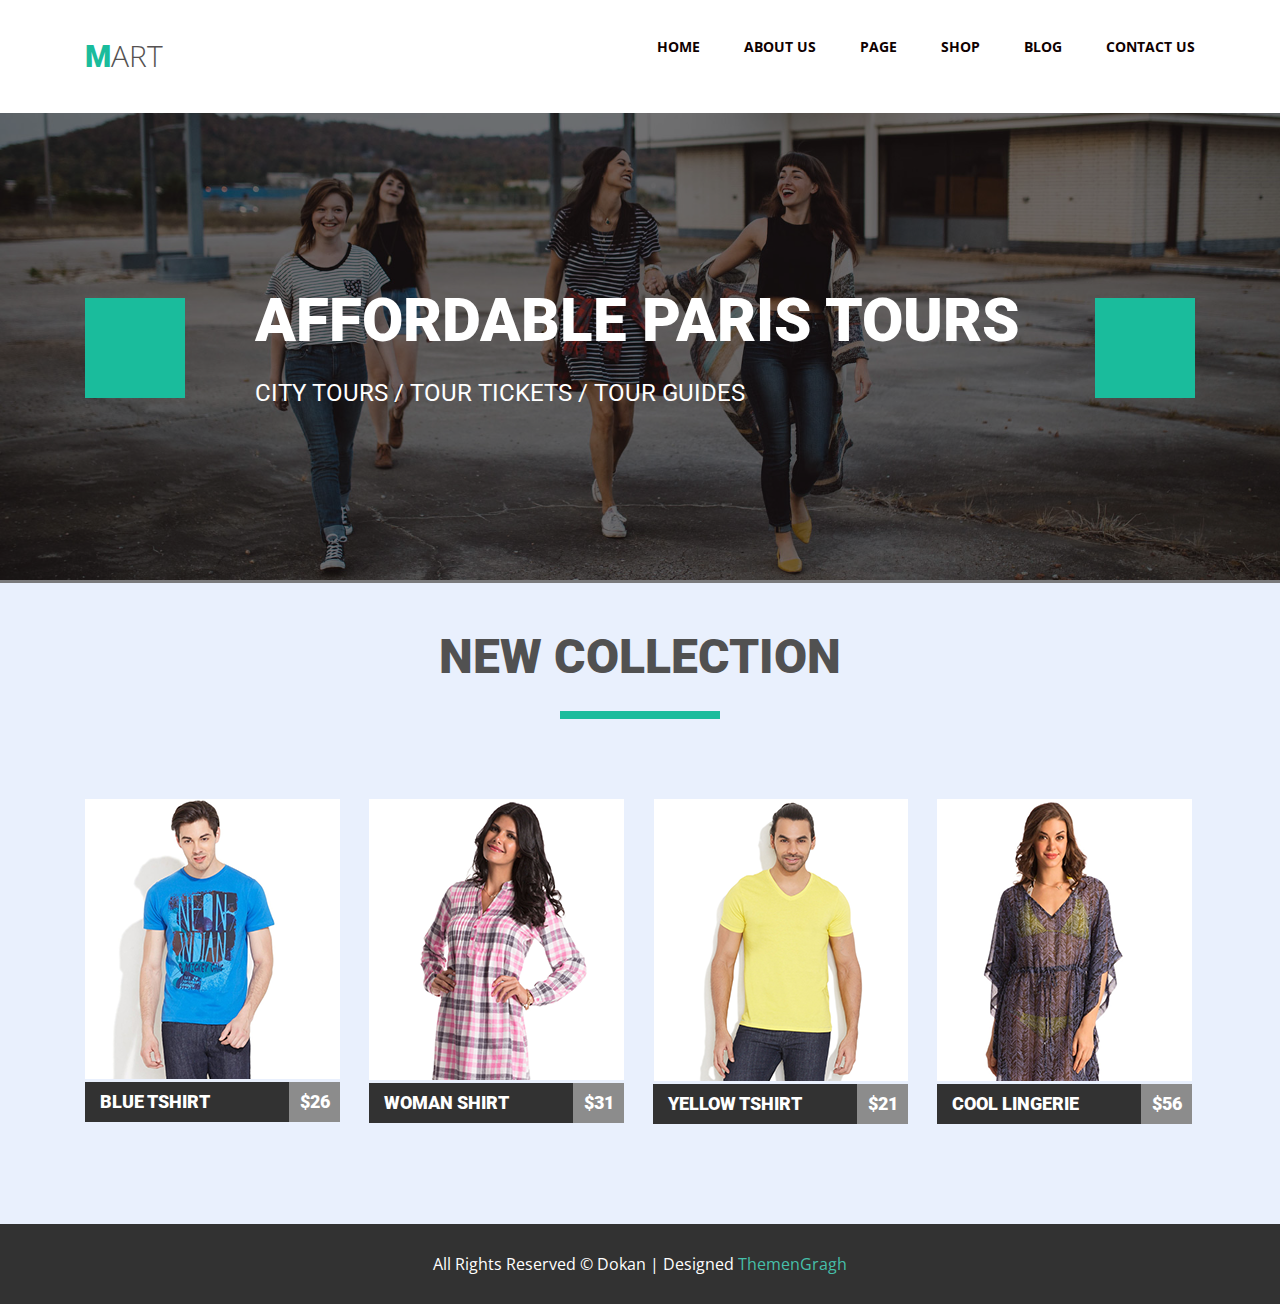
<file: module_5/hw/index.html>
<!DOCTYPE html>
<html lang="en">
<head>
	<meta charset="UTF-8">
	<title>Homework</title>
	<link rel="stylesheet" href="https://use.fontawesome.com/releases/v5.7.2/css/all.css" integrity="sha384-fnmOCqbTlWIlj8LyTjo7mOUStjsKC4pOpQbqyi7RrhN7udi9RwhKkMHpvLbHG9Sr" crossorigin="anonymous">
	<link rel="stylesheet" href="css/style.css">
</head>
<body>
	<div class="wrapper header-wrapper">
		<header>
			<a href="#" class="logo-wrapper">	<h1 class="logo-text">mart</h1>	</a>
			<nav class="navigation">
				<ul class="navigation-list">
					<li class="navigation-list_item"><a href="#" class="navigation-list_item-link" >home</a></li>
					<li class="navigation-list_item"><a href="#" class="navigation-list_item-link" >about us</a></li>
					<li class="navigation-list_item"><a href="#" class="navigation-list_item-link" >page</a></li>
					<li class="navigation-list_item"><a href="#" class="navigation-list_item-link" >shop</a></li>
					<li class="navigation-list_item"><a href="#" class="navigation-list_item-link" >blog</a></li>
					<li class="navigation-list_item"><a href="#" class="navigation-list_item-link" >contact us</a></li>
				</ul>
			</nav>
		</header>
	</div>
	<div class="slider">
		<img src="img/slide4.jpg" alt="" class="slides-img" width="1920" height="600">
		<div class="opacity">
		</div>
		<div class="slider-main">
			<button class="slider-arrow slider-arrow-left">
					<i class="fas fa-angle-left"></i>
				</button>
				<button class="slider-arrow slider-arrow-right">
					<i class="fas fa-angle-right"></i>
				</button>
			<ul class="slides">
				<li class="slides-item">
					<h2 class="paris-tours">affordable paris tours</h2>
					<h3 class="city-tours">city tours / tour tickets / tour guides</h3>
				</li>
			</ul>
		</div>
	</div>
	<div class="background">
			<section class="wrapper">
				<h2 class="new-collection">new collection</h2>
				<div class="product-container clearfix">
					<div class="product-item">
						<div class="img-container">
							<img src="img/1.png" alt="boy" class="product-item-img" width="255" height="280">
							<div class="hover">
								<button class="heart inline"><i class="far fa-heart"></i></button>
								<button class="arrows inline"><i class="fas fa-arrows-alt"></i></button>
								<button class="clock inline"><i class="far fa-clock"></i></button>
								<button class="lower add"><i class="fas fa-cart-plus"></i>add to cart</button>
							</div>
						</div>
						<div class="product-item-text clearfix">
							<p class="product-item-name">blue tshirt</p>
							<p class="product-item-price">26</p>
						</div>
					</div>
					<div class="product-item">
						<div class="img-container">
						<img src="img/2.png" alt="girl" class="product-item-img" width="255" height="281">
							<div class="hover">
								<button class="heart inline"><i class="far fa-heart"></i></button>
								<button class="arrows inline"><i class="fas fa-arrows-alt"></i></button>
								<button class="clock inline"><i class="far fa-clock"></i></button>
								<button class="lower add"><i class="fas fa-cart-plus"></i>add to cart</button>
							</div>
					</div>
						<div class="product-item-text clearfix">
							<p class="product-item-name">woman shirt</p>
							<p class="product-item-price">31</p>
						</div>
					</div>
					<div class="product-item">
						<div class="img-container">
							<img src="img/3.png" alt="boy" class="product-item-img" width="255" height="282">
							<div class="hover">
								<button class="heart inline"><i class="far fa-heart"></i></button>
								<button class="arrows inline"><i class="fas fa-arrows-alt"></i></button>
								<button class="clock inline"><i class="far fa-clock"></i></button>
								<button class="lower add"><i class="fas fa-cart-plus"></i>add to cart</button>
							</div>
						</div>
						<div class="product-item-text clearfix">
							<p class="product-item-name">yellow tshirt</p>
							<p class="product-item-price">21</p>
						</div>
					</div>
					<div class="product-item">
						<div class="img-container">
							<img src="img/4.png" alt="girl" class="product-item-img" width="255" height="282">
							<div class="hover">
								<button class="heart inline"><i class="far fa-heart"></i></button>
								<button class="arrows inline"><i class="fas fa-arrows-alt"></i></button>
								<button class="clock inline"><i class="far fa-clock"></i></button>
								<button class="lower add"><i class="fas fa-cart-plus"></i>add to cart</button>
							</div>
						</div>
						<div class="product-item-text clearfix">
							<p class="product-item-name">cool lingerie</p>
							<p class="product-item-price">56</p>
						</div>
					</div>
				</div>
			</section>
		</div>
	<div class=" footer-wrapper">
			<footer>
				<p class="footer-text">all rights reserved &copy; Dokan | designed <a href="#" class="designer-link">ThemenGragh</a></p>
			</footer>
		</div>
</body>
</html>
</file>
<file: style/base.css>
ul{
    list-style: none;
    padding-left: 0;
}

.project-list{
    text-align: center;
    margin-top: 20vh;
}
</file>
<file: module-3/hw/css/base.css>
* {
    box-sizing: border-box;
    margin: 0;
    padding: 0;
    color: #626262;
    font-family: 'Playfair Display', serif;
}

.wrapper {
    width: 900px;
    margin: 77px auto 0;
}

.header {
    margin-bottom: 104px;
}
.navbar {
    list-style: none;
    text-align: center;
}

.navbar_list-item {
    display: inline-block;
    margin-right: 110px;
}

.navbar_list-item:last-child {
    margin-right: 0;
}

.navbar_list-link {
    text-transform: uppercase;
    text-decoration: none;
    font-size: 14px;
}

.navbar_list-link:hover {
    color:#03a9f4;
}

main {
    width: 900px;
    margin: 0 auto;
}

.article-item {
    display: inline-block;
    width: 420px;
    margin-bottom: 130px;
}

.article-item:nth-child(odd) {
    margin-right: 56px;
}

.article-item:nth-child(5),:nth-child(6) {
    margin-bottom: 60px;
}

.article-image {
    width: 100%;
    margin-bottom: 30px;
}

.article-category {
    margin-bottom: 30px;
    text-transform: uppercase;
    color: #b4ad9e;
    font-size: 14px;
    font-family: "Ubuntu", sans-serif;
}

.article-heading {
    margin-bottom: 40px;
    font-size: 30px;
}

.article-text {
    font-size: 14px;
    line-height: 1.7;
}

.button-wrapper {
    text-align: center;
}


.load_more {
    margin-bottom: 70px;
    padding: 15px 40px;
    border: 1px solid black;
    background-color: rgba(0, 0, 0, 0)
}
</file>
<file: module_4/css/style.css>
@import "normalize.css";
@import url('https://fonts.googleapis.com/css?family=Open+Sans:300,400,600,700|Roboto:300,900');

html {
    box-sizing: border-box;
}

*,
*::before,
*::after {
    box-sizing: inherit;
    margin: 0;
    padding: 0;
}

.wrapper {
    margin: 0 auto;
    width: 1110px;
}

header {
    padding-top: 40px;
    margin-bottom: 100px;
}

.logo-wrapper {
    text-decoration: none;
    display: inline-block;
}

.logo-text {
    display: inline-block;
    font-family: "Roboto", sans-serif;
    font-weight: 300;
    color: #555252;
    font-size: 30px;
    line-height: 32px;
    text-transform: uppercase;
    margin: 0;
}

.logo-text::first-letter {
    font-weight: 900;
    color: #1abc9c;
}

.navigation {
    float:right;
}

.navigation-list_item {
    display: inline-block;
    margin-right: 30px;
}

.navigation-list_item:last-child {
    margin-right: 0;
}

.navigation-list_item__link {
    text-decoration: none;
    font-family: "Open Sans", sans-serif;
    font-weight: 700;
    font-size: 14px;
    line-height: 11px;
    color: #0f0101;
    text-transform: uppercase;
}

.navigation-list_item__link:hover {
    color:#1abc9c;
}

.clearfix::after {
    content: "";
    display: table;
    clear: both;
}

.section-heading {
    text-transform: uppercase;
    font-size: 48px;
    font-family: "Roboto", sans-serif;
    font-weight: 900;
    color: #515151;
    text-align: center;
}

.section-heading:after {
    content: "";
    display: block;
    width: 160px;
    border-bottom: 8px solid #1abc9c;
    margin: 30px auto 92px;
}

.products-container {
    float: left;
    margin-right: 30px;
    margin-bottom: 30px;
    width: 255px;
    background-color: #e9f0fd;
    font-family: "Roboto", sans-serif;
    font-size: 18px;
    font-weight: 900;
    text-transform: uppercase;
}

.products-container:nth-child(n+6) {
    margin-bottom: 100px;
}

.products-container:nth-child(4n+5) {
    margin-right: 0;
}

.products-container:hover {
    cursor: pointer;
}

.products-container:hover .products-text {
    background-color: #1abc9c;
    transition: background-color 1s;
}

.products-link {
    text-decoration: none;
}

.products-img {
    display: block;
}

.products-text {
    background-color: #323232;
}

.products-name_name,
.products-name_number{
    display: inline-block;
    line-height: 40px;
}

.products-name_name {
    float: left;
    width: 80%;
    padding-left: 15px;
    color: #ffffff;
}

.products-name_number {
    float: right;
    width: 20%;
    background-color: rgba(255, 255, 255, 0.44);
    text-align: center;
    color: #ffffff;
}

.products-name_number:before {
    content: "\0024";

}

.news-container {
    margin-bottom: 45px;
}

.news-item {
    width: 350px;
    float: left;
    color: #555252;
    font-family: "Open Sans", sans-serif;
}

.news-item:not(:last-child) {
    margin-right: 30px;
}

.news-heading {
    font-size: 18px;
    line-height: 26px;
    font-weight: 600;
}

.news-heading:after {
    content: "";
    display: block;
    width: 136px;
    border-bottom: 3px solid #1abc9c;
    margin: 10px 0 30px;
}

.news-text {
    font-size: 14px;
    font-weight: 300;
    line-height: 26px;
    margin-bottom: 20px;
}

.news-button {
    display: block;
    text-align: center;
    padding: 17px 0;
    width: 150px;
    background-color: #4ec6ab;
    font-family: "Open Sans", sans-serif;
    font-size: 14px;
    font-weight: 300;
    color: #ffffff;
    text-transform: capitalize;
    border: none;
    border-radius: 5%;
    cursor: pointer;
    text-decoration: none;
}
</file>
<file: module-3/additional_task/css/style.css>
@import url('https://fonts.googleapis.com/css?family=Playfair+Display');
@import "normalize.css";

* {
    box-sizing: border-box;
    margin-right: 0;
    padding: 0;
    font-family: 'Playfair Display', serif;
    color: #626262;;
}


.wrapper-task1 {
    margin: 100px auto 100px;
    text-align: center;
}

.navbar-list-item {
    list-style: none;
    display: inline-block;
    margin-right: 100px;
    text-transform: uppercase;
}

.navbar-list-item-link {
    text-decoration: none;
    color: darkslateblue;
}

.navbar-list-item-link:hover {
    color: goldenrod;
}

.wrapper-task2 {
    margin-bottom: 20px;
}

.article-wrapper {
    margin: 0 auto;
    width: 470px;
    border: 1px solid darkgrey;
}

.article {
    width:420px;
    margin: 40px auto;
    display: inline-block;
    text-align: left;
}

.article-image{
    width:420px;
    margin-bottom: 20px;
}

.article-category {
    text-transform: uppercase;
    margin-bottom: 20px;
    color: #b4ad9e;
}

.article-heading {
    margin-bottom: 20px;
}

.article-wrapper-task3 {
    width: 960px;
    margin: 0 auto;
    border: 1px solid red;
    text-align: center;
}

.article:last-child, .article:nth-child(2) {
    margin-left: 20px;

    
}
</file>
<file: module_5/hw/css/style.css>
@import "reset.css";
@import url('https://fonts.googleapis.com/css?family=Open+Sans:300,400,600,700|Roboto:300,900');
@import "vars.css";

html {
    box-sizing: border-box;
}

*,
*::before,
*::after {
    box-sizing: inherit;
}

.clearfix {
    display: table;
    content: '';
    clear: both;
}
    /*******HEADER*******/


.wrapper {
    width: 1110px;
    margin: 0 auto;
}

.header-wrapper{
    margin-bottom: 40px;
}

header {
    position: relative;
    padding-top: 40px ;
}

.logo-wrapper {
    font-size: 32px;
}

.navigation-list_item-link,
.logo-wrapper {
    text-decoration: none;
}

.logo-text,
.navigation {
    display: inline-block;
    font-family: var(--open-sans-font);
    font-size: 14px;
    font-weight: 700;
}

.logo-text {
    display: inline-block;
    font-family: var(--open-sans-font);
    font-weight: 300;
    color: #555252;
    font-size: 30px;
    line-height: 32px;
    text-transform: uppercase;
    padding: 0;
}

.logo-text:first-letter {
    color: #1abc9c;
    font-family: var(--roboto-font);
    font-weight: 900;
}

.navigation {
    float: right;
}

.navigation-list_item-link {
    font-family: var(--open-sans-font);
    font-weight: 700;
    font-size: 14px;
    color: #0f0101;
    text-transform: uppercase;
    cursor: pointer;
}

.navigation-list_item {
    list-style: none;
    display: inline-block;

}

.navigation-list_item:not(:last-child) {
    margin-right: 40px;
}

.navigation-list_item-link:hover {
    color: #1abc9c;
}


        /*******SLIDER*******/


.slider {
    position: relative;
}

.slides-img {
    height: 100%;
    width: 100%;
    object-fit: cover;
}

.opacity {
    position: absolute;
    top: 0;
    right: 0;
    left: 0;
    bottom: 0;
    background-color: #000002;
    opacity: .52;
}

.slider-main {
    width: 1110px;
    position: absolute;
    top: 50%;
    left: 50%;
    transform: translate(-50%, -50%);
}

.slider-arrow {
    position: absolute;
    top: 50%;
    height: 100px;
    width: 100px;
    border: none;
    transform: translateY(-50%);
    background-color: #1abc9c;
    color: var(--main-text-color);
    font-size: 90px;
    cursor: pointer;
}

.slider-arrow-left {
    left: 0;
}

.slider-arrow-right {
    right: 0;
}

.slides {
     margin: 0 auto;
    width: 770px;
}

.slides-item {
    font-family: var(--roboto-font);
    text-transform: uppercase;
    color: var(--main-text-color)
}

.paris-tours {
    font-size: 60px;
    font-weight: 900;
    margin-bottom: 30px;
}

.city-tours {
    font-size: 24px;
}


/*******PRODUCT SECTION*******/


.background{
    padding-top: 50px;
    padding-bottom: 100px;
    background-color: #e9f0fd;
}

.new-collection {
    text-align: center;
    text-transform: uppercase;
    font-size: 48px;
    font-family: var(--roboto-font);
    font-weight: 900;
    color: #515151;
}

.new-collection:after {
    content: "";
    display: block;
    width: 160px;
    border-bottom: 8px solid #1abc9c;
    margin: 30px auto 80px;
}

.product-item {
    float: left;
    margin-right: 29px;
    cursor: pointer;
}

.product-item:last-child {
    margin-right: 0;
}

.img-container {
    position: relative;
}

.hover {
    display: none;
    position: absolute;
    top: 0;
    right: 0;
    left: 0;
    bottom: 0;
    background-color: rgba(0, 0, 0, 0.55);
    margin: 11px;
}

.product-item:hover .hover {
    display: block;
}

.upper {
   text-align: center;
    margin: 75px auto 0;
}

.inline {
    margin: 75px 5px 10px 0;
    display: inline-block;
    width: 50px;
    height: 50px;
    font-size: 1.5rem;
    border: 1px solid white;
    background-color: transparent;
    color: var(--main-text-color);
    line-height: 50px;
    padding: 0;
    cursor: pointer;
}

.inline:last-child {
    margin-right: 0;
}

.inline:hover {
    background-color: #1abc9c;
    border: 1px solid #1abc9c;
}

.heart {
    margin-left: 32px;
}

.lower {
    margin: 0 auto;
    text-align: center;
    width: 168px;
    font-size: 1.5rem;
}

.add {
    display: block;
    margin: 0 auto;
    border: 1px solid white;
    color: var(--main-text-color);
    line-height: 50px;
    background-color: #323232;
    font-family: var(--open-sans-font);
    font-size: 14px;
    text-transform: uppercase;
    cursor: pointer;
}
.add:hover {
    background-color: #1abc9c;
    border: 1px solid #1abc9c;
}

.fa-cart-plus {
    margin-right: 20px;
}


.product-item-name, .product-item-price {
    display: inline-block;
    line-height: 40px;
}

.product-item-text {
    width: 100%;
    background-color: #323232;
    font-family: var(--roboto-font);
    font-size: 18px;
    font-weight: 900;
    text-transform: uppercase;
}
.product-item:hover .product-item-text {
    background-color: #1abc9c;
    cursor: pointer;
}

.product-item-name {
    float: left;
    width: 80%;
    padding-left: 15px;
    color: var(--main-text-color);
}

.product-item-price {
    float: right;
    width: 20%;
    background-color: rgba(255, 255, 255, 0.44);
    text-align: center;
    color: var(--main-text-color);
}

.product-item-price:before {
    content: "\0024";
}


/*******FOOTER*******/


.footer-wrapper {
    background-color: #323232;
}

.footer-text {
    margin: 0 auto;
    width: 1110px;
    text-align: center;
    padding: 2rem 0 2rem;
    font-size: 16px;
    font-family: var(--open-sans-font);
    color: var(--main-text-color);
    text-transform: capitalize;
}

.designer-link {
    text-decoration: none;
    color: #46bfa9;
}
</file>
